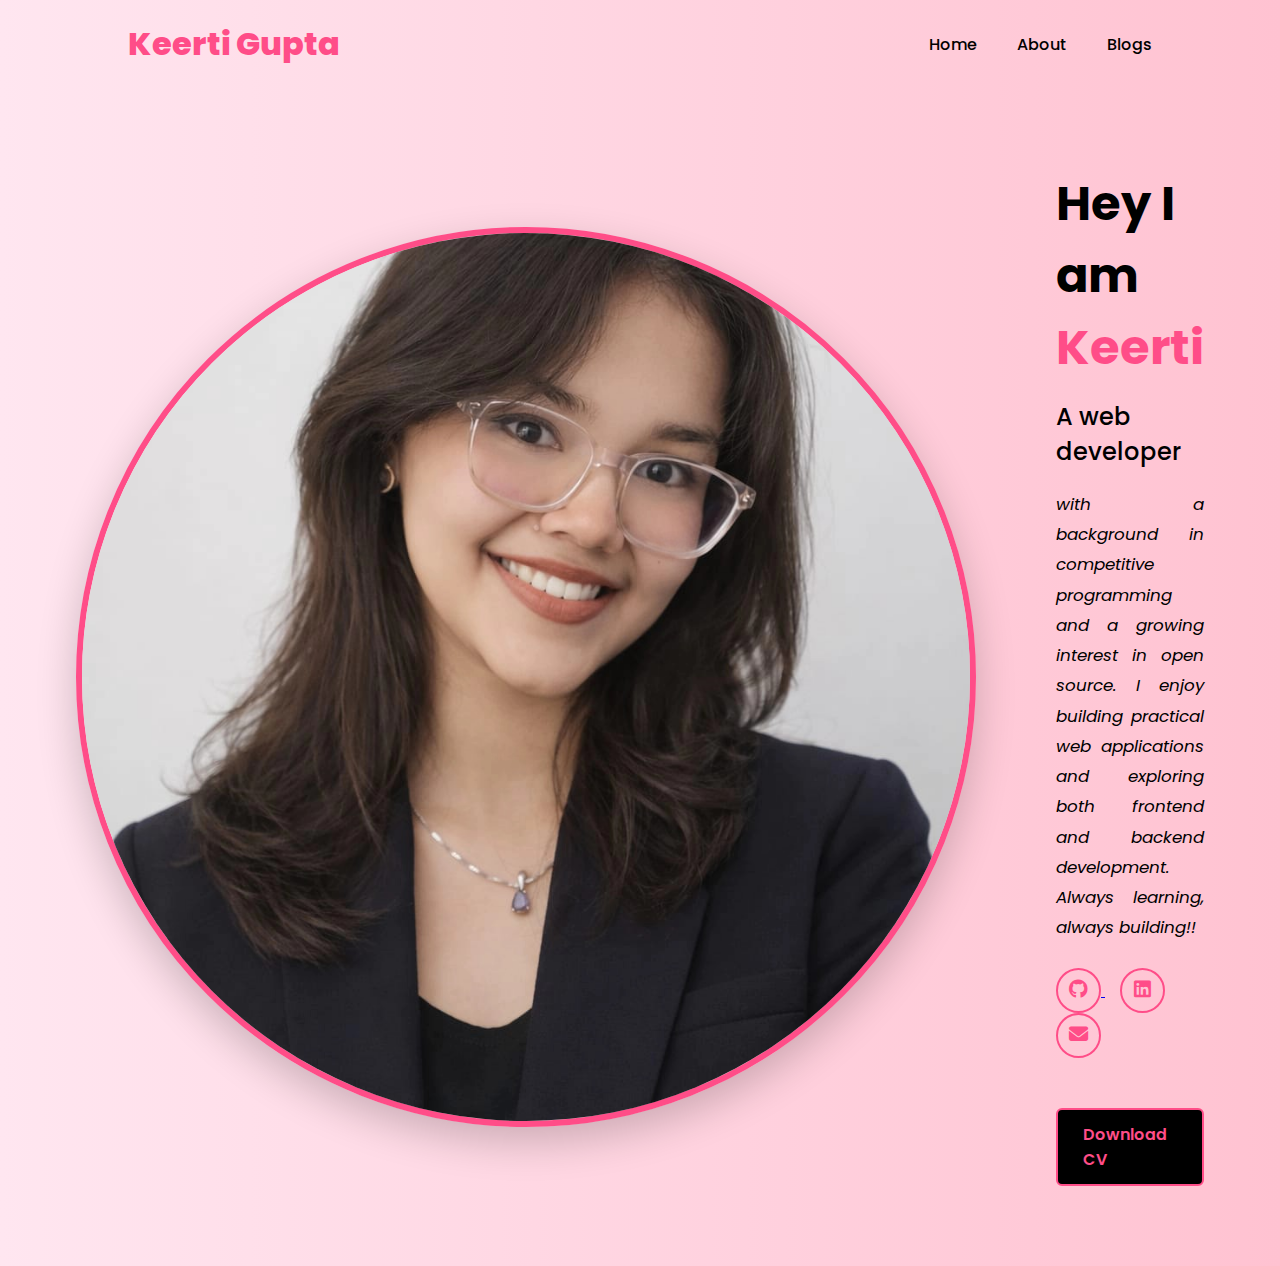
<file: index.html>
<!DOCTYPE html>

<html>

<head>
    <title>Keerti Gupta Portfolio</title>
    <meta charset="UTF-8">
    <meta name="viewport" content="width=device-width, initial-scale=1.0">

    <!-- Font Awesome -->
    <link rel="stylesheet" href="https://cdnjs.cloudflare.com/ajax/libs/font-awesome/6.7.1/css/all.min.css">

    <!-- CSS -->
    <link rel="stylesheet" href="style.css">
</head>

<body>

    <nav>
        <div class="nav-container">

            <div class="logo">
                <span>Keerti Gupta</span>
            </div>

            <div class="links">
                <div class="link"><a href="index.html">Home</a></div>
                <div class="link"><a href="about.html">About</a></div>
                <div class="link"><a href="blogs.html">Blogs</a></div>
            </div>

            <i class="fa-solid fa-bars hamburg" onclick="openMenu()"></i>
        </div>

        <div class="dropdown">
            <div class="links">
                <a href="index.html">Home</a>
                <a href="about.html">About</a>
                <a href="blogs.html">Blogs</a>
                <i class="fa-solid fa-xmark cancel" onclick="closeMenu()"></i>
            </div>
        </div>
    </nav>

    <section>
        <div class="main-container">

            <div class="image">
                <img src="pfp.jpg" Keerti">
            </div>

            <div class="content">

                <h1>
                    Hey I am <span>Keerti</span>
                </h1>

                <div class="typewriter">
                    A web developer <span></span>
                </div>

                <p>
                    with a background in competitive programming and a growing interest in open source.
                    I enjoy building practical web applications and exploring both frontend and backend development.
                    Always learning, always building!!
                </p>

                <!-- SOCIAL LINKS -->
                <div class="social-links">

                    <a href="#" onclick="openLink('https://github.com/Keerti707')">
                        <i class="fa-brands fa-github"></i>
                    </a>

                    <a href="#" onclick="openLink('https://www.linkedin.com/in/gupta-keerti/')">
                        <i class="fa-brands fa-linkedin"></i>
                    </a>

                    <a href="#" onclick="openLink('gmailto:24bsm032@iiitdmj.ac.in')">
                        <i class="fa-solid fa-envelope"></i>
                    </a>

                </div>


                <!-- DOWNLOAD CV -->
                <div class="btn">
                    <a href="RESUME.pdf" download class="download-btn">
                        Download CV
                    </a>
                </div>

            </div>
        </div>
    </section>

    <script src="script.js"></script>

</body>

</html>
</file>
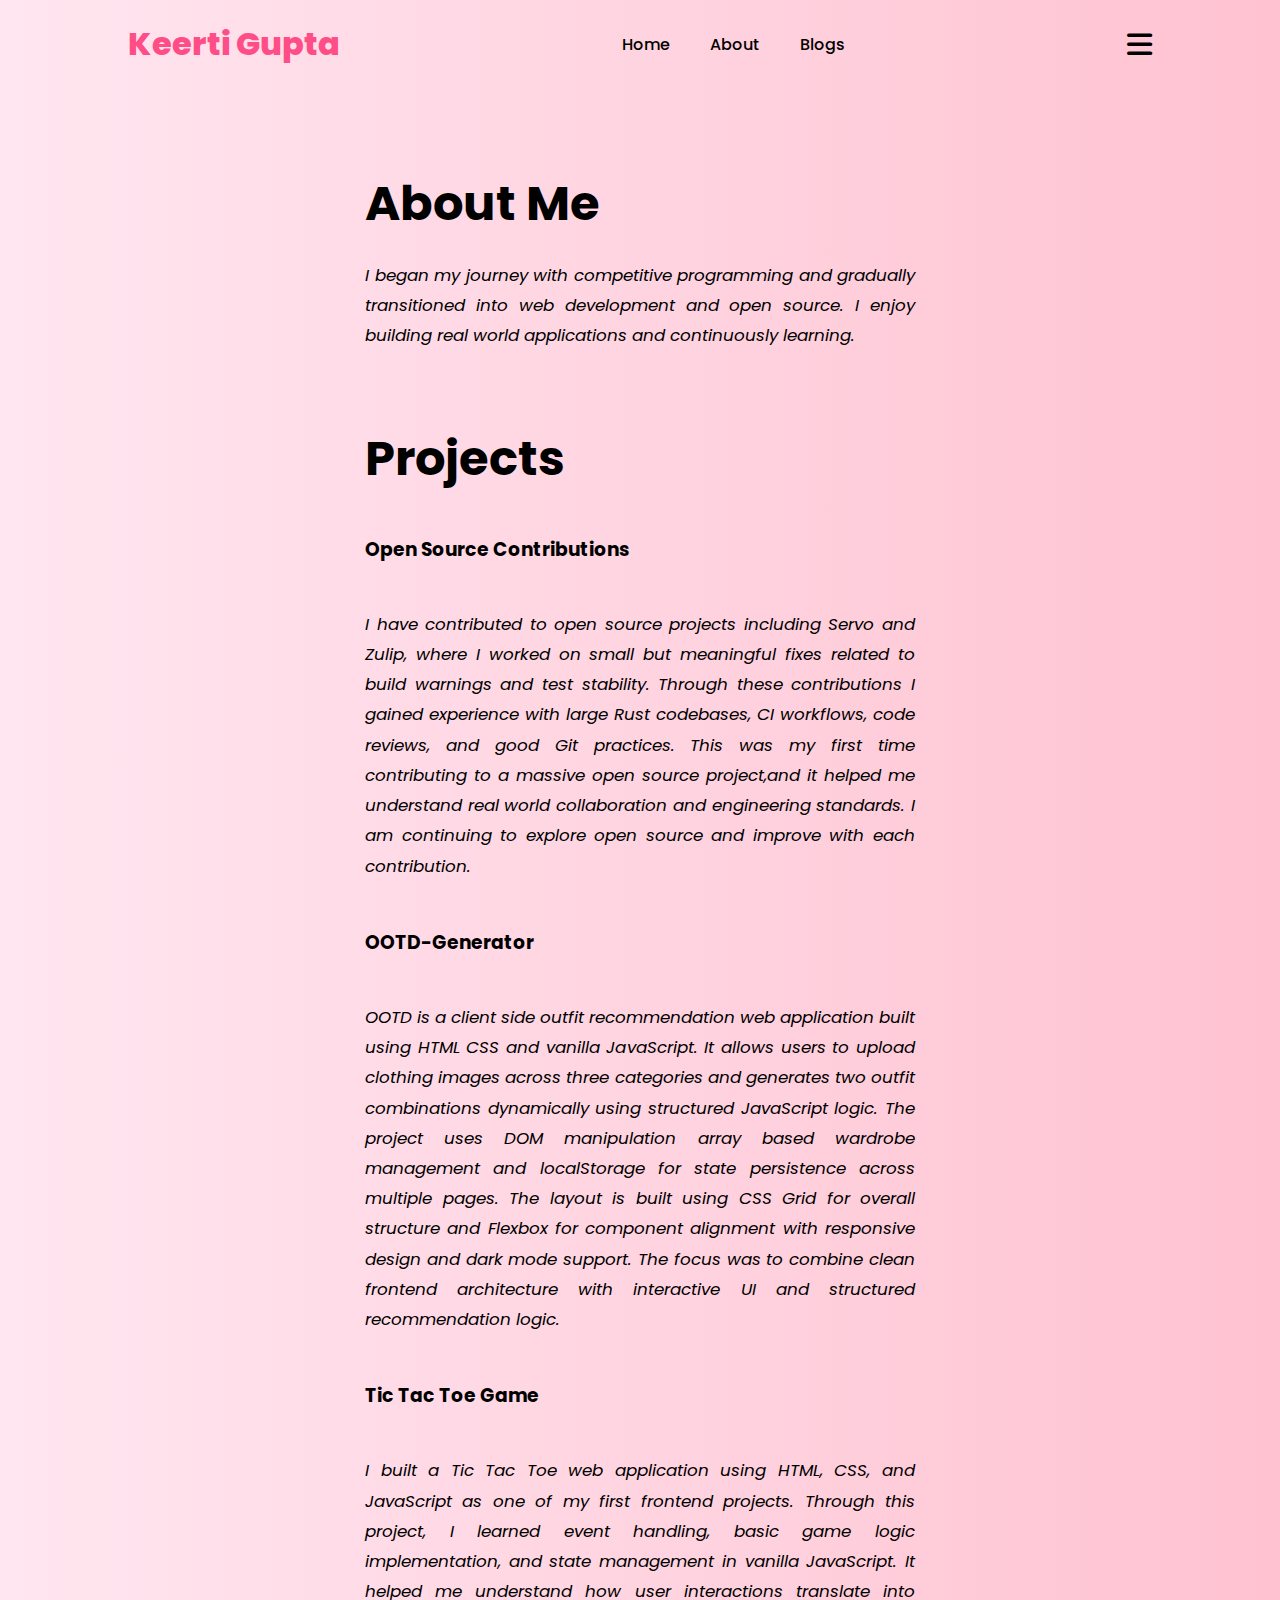
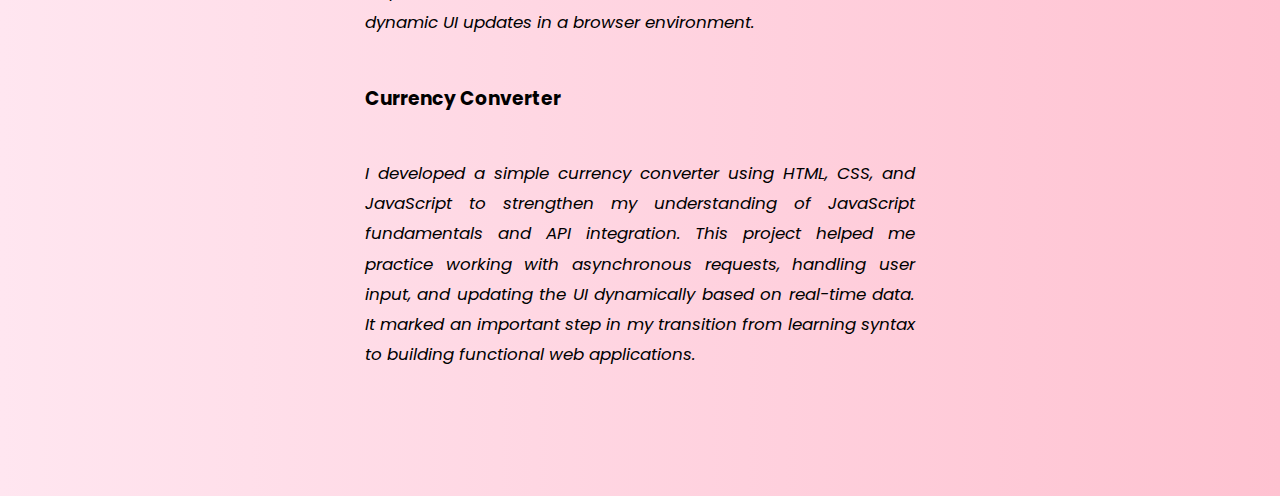
<file: about.html>
<!DOCTYPE html>
<html>

<head>
    <title>About - Keerti Gupta</title>
    <meta charset="UTF-8">
    <meta name="viewport" content="width=device-width, initial-scale=1.0">
    <link rel="stylesheet" href="style.css">
    <link rel="stylesheet" href="https://cdnjs.cloudflare.com/ajax/libs/font-awesome/6.7.1/css/all.min.css">
</head>

<body>

    <!-- NAVBAR -->
    <nav>
        <div class="nav-container">
            <div class="logo">
                <span>Keerti Gupta</span>
            </div>

            <div class="links">
                <div class="link"><a href="index.html">Home</a></div>
                <div class="link"><a href="about.html">About</a></div>
                <div class="link"><a href="blogs.html">Blogs</a></div>
            </div>

            <i class="fa-solid fa-bars hamburg" onclick="openMenu()"></i>
        </div>

        <div class="dropdown">
            <div class="links">
                <a href="index.html">Home</a>
                <a href="about.html">About</a>
                <a href="blogs.html">Blogs</a>
                <i class="fa-solid fa-xmark cancel" onclick="closeMenu()"></i>
            </div>
        </div>
    </nav>

    <!-- ABOUT SECTION -->
    <section>
        <div class="main-container">
            <div class="content">

                <h1>About Me</h1>

                <p>
                    I began my journey with competitive programming and gradually
                    transitioned into web development and open source.
                    I enjoy building real world applications and continuously learning.
                </p>

                <br><br>

                <h1>Projects</h1>
                <br>

                <h3>Open Source Contributions</h3><br>
                    <p>I have contributed to open source projects including Servo and Zulip, where I worked on small but
                    meaningful fixes related to build warnings and test stability. Through these contributions I gained
                    experience with large Rust codebases, CI workflows, code reviews, and good Git practices.
                    This was my first time contributing to a massive open source project,and it helped me
                    understand real world collaboration and engineering standards. I am continuing to explore open
                    source
                    and improve with each contribution.</p>

                <br>

                <h3>OOTD-Generator</h3><br>
                    <p>OOTD is a client side outfit recommendation web application built using HTML CSS and vanilla
                    JavaScript. It allows users to upload clothing images across three categories and generates two
                    outfit combinations dynamically using structured JavaScript logic. The project uses DOM manipulation
                    array based wardrobe management and localStorage for state persistence across multiple pages. The
                    layout is built using CSS Grid for overall structure and Flexbox for component alignment with
                    responsive design and dark mode support. The focus was to combine clean frontend architecture with
                    interactive UI and structured recommendation logic.</p>
                <br>
               <h3>Tic Tac Toe Game</h3><br>
                     <p>I built a Tic Tac Toe web application using HTML, CSS, and JavaScript as one of my first frontend
                    projects. Through this project, I learned event handling, basic game logic
                    implementation, and state management in vanilla JavaScript. It helped me understand how user
                    interactions translate into dynamic UI updates in a browser environment.</p>

                <br>

                <h3>Currency Converter</h3><br>
                    <p>I developed a simple currency converter using HTML, CSS, and JavaScript to strengthen my
                    understanding of JavaScript fundamentals and API integration. This project helped me practice
                    working with asynchronous requests, handling user input, and updating the UI dynamically based on
                    real-time data. It marked an important step in my transition from learning syntax to building
                    functional web applications.</p>

                <br>


            </div>
        </div>
    </section>

    <script src="script.js"></script>

</body>

</html>
</file>
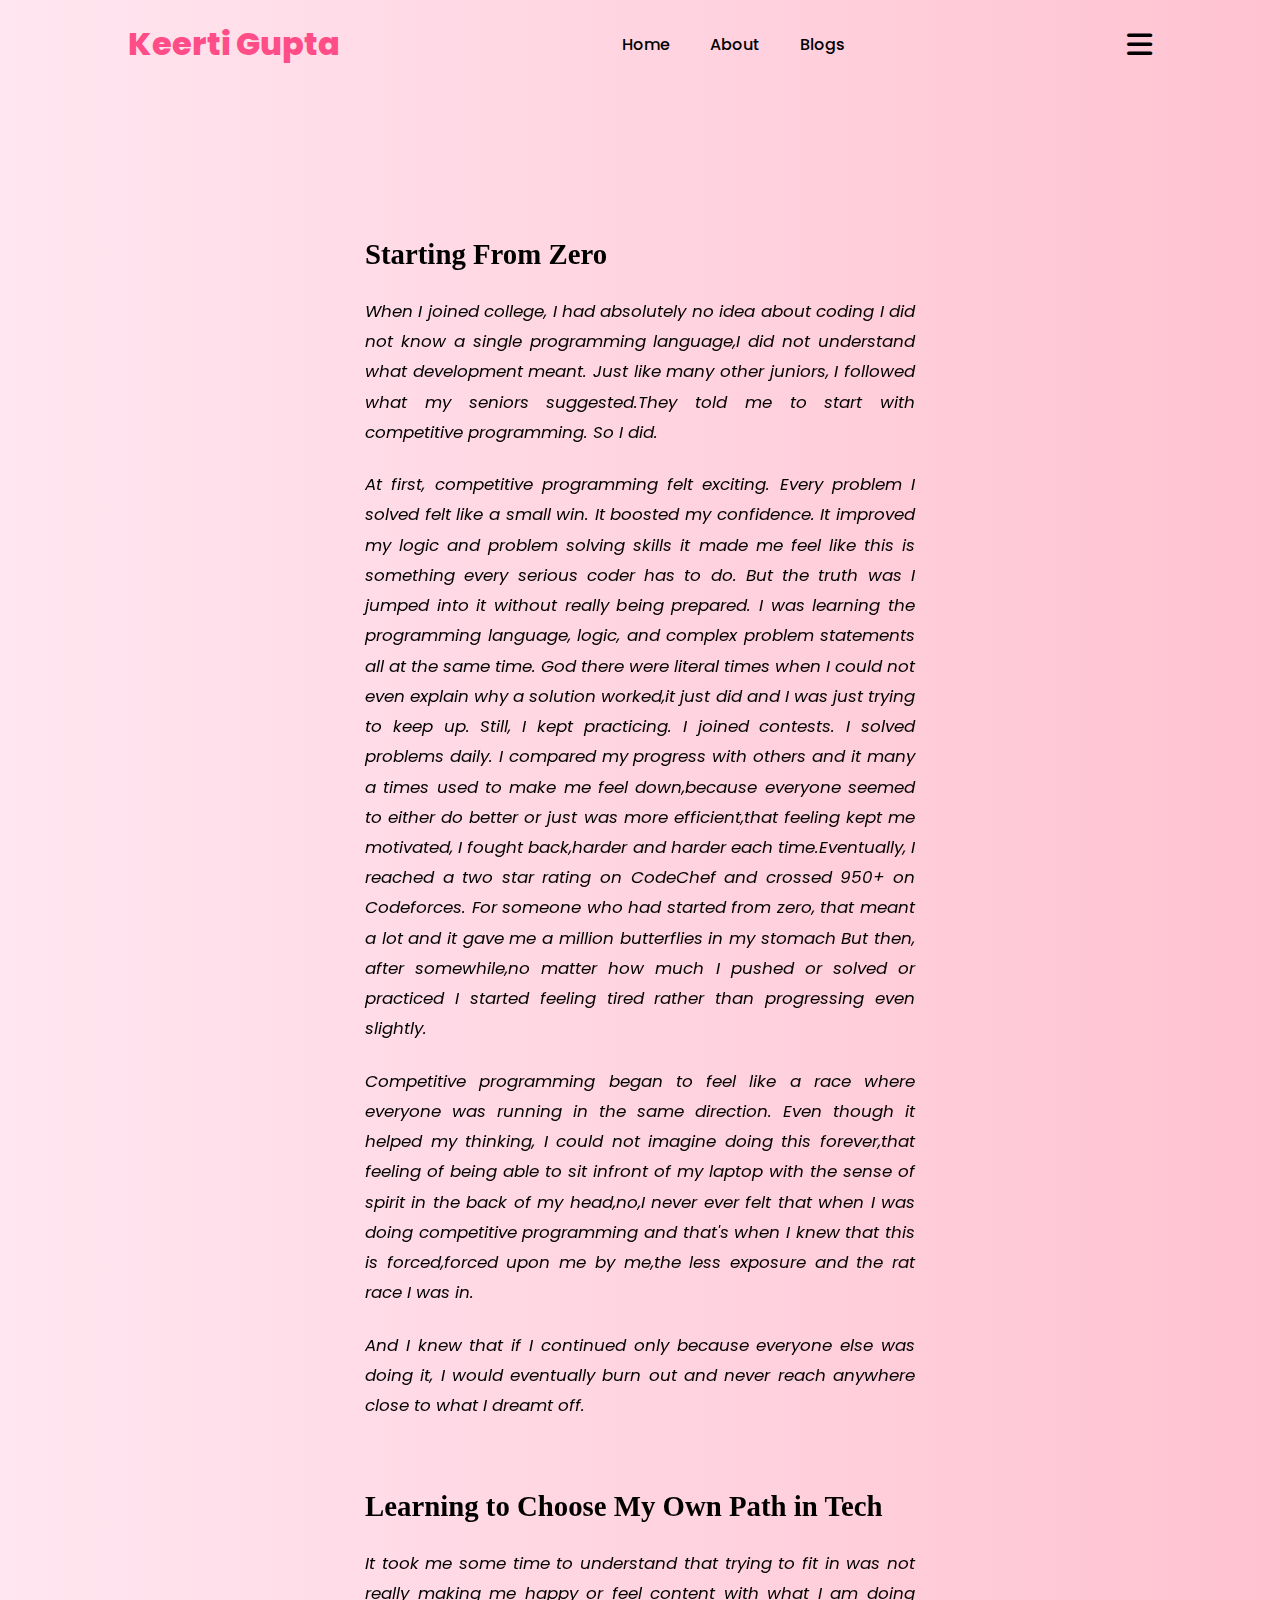
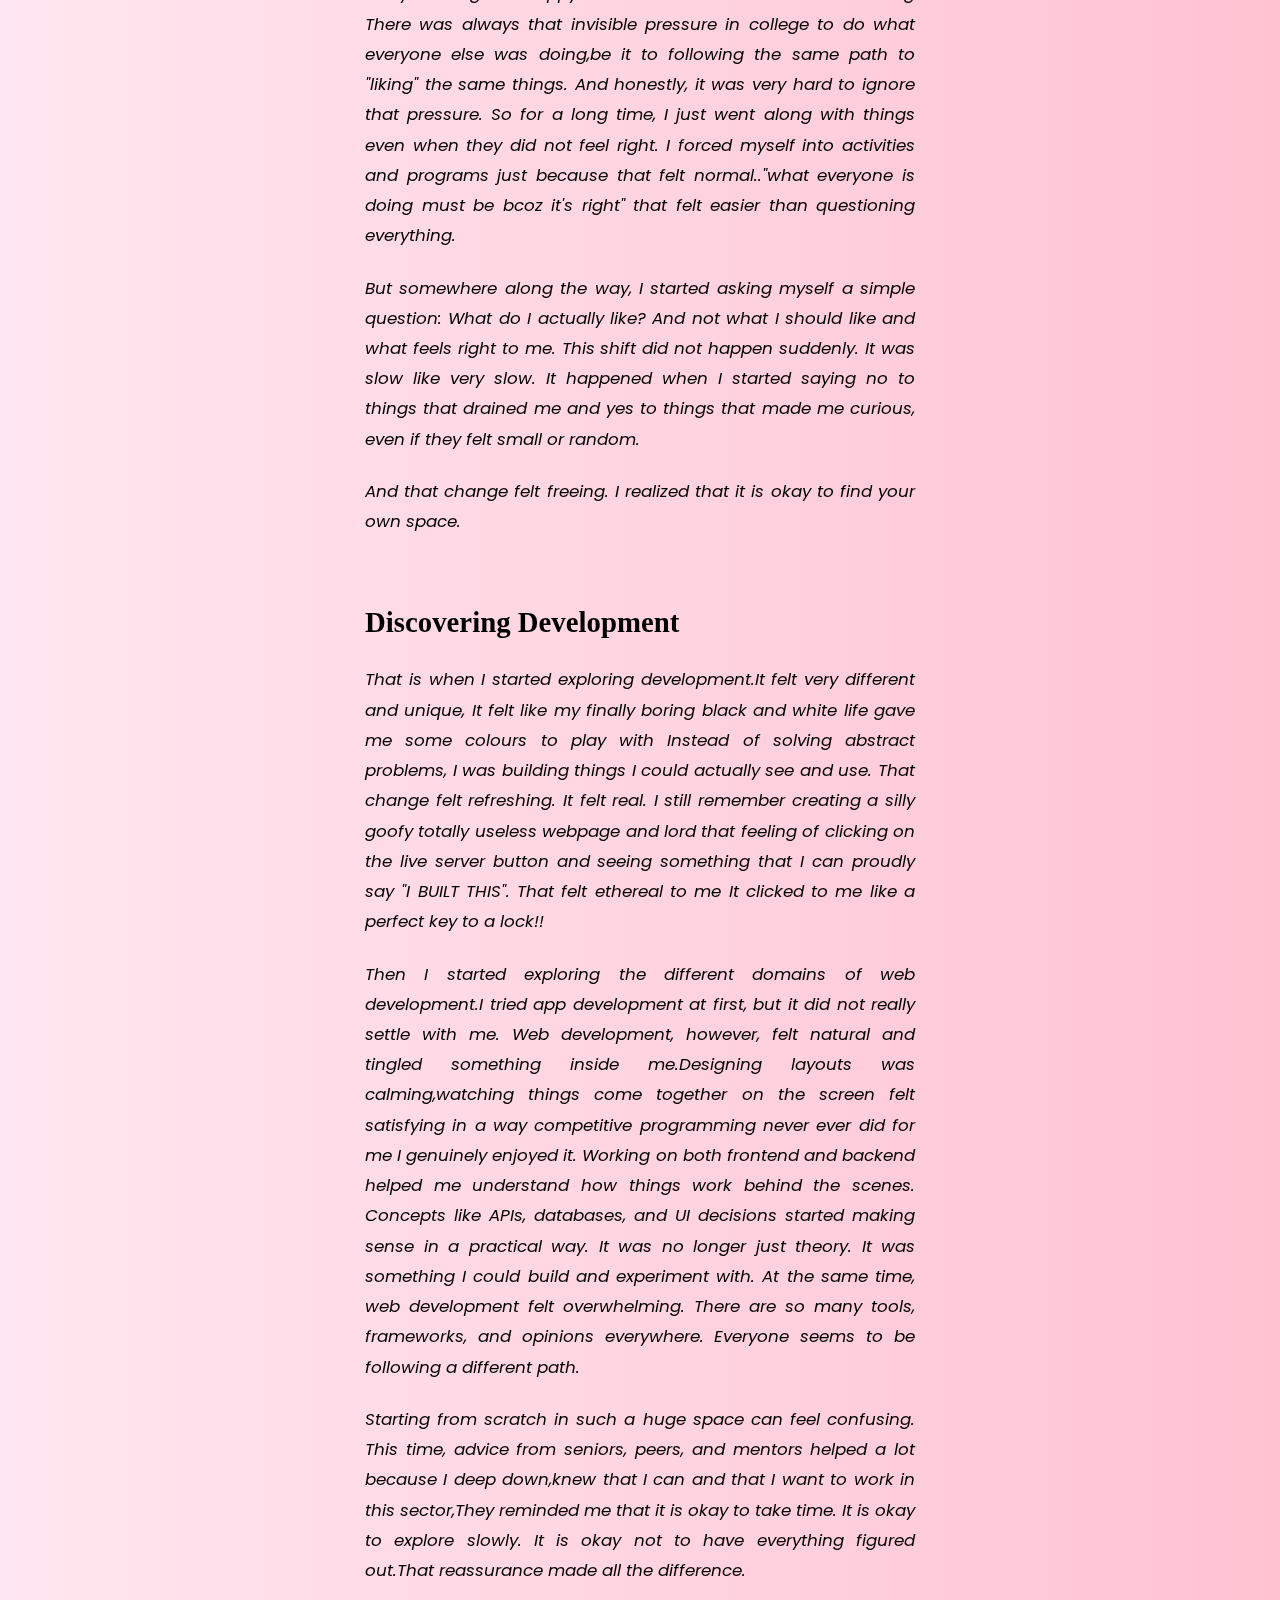
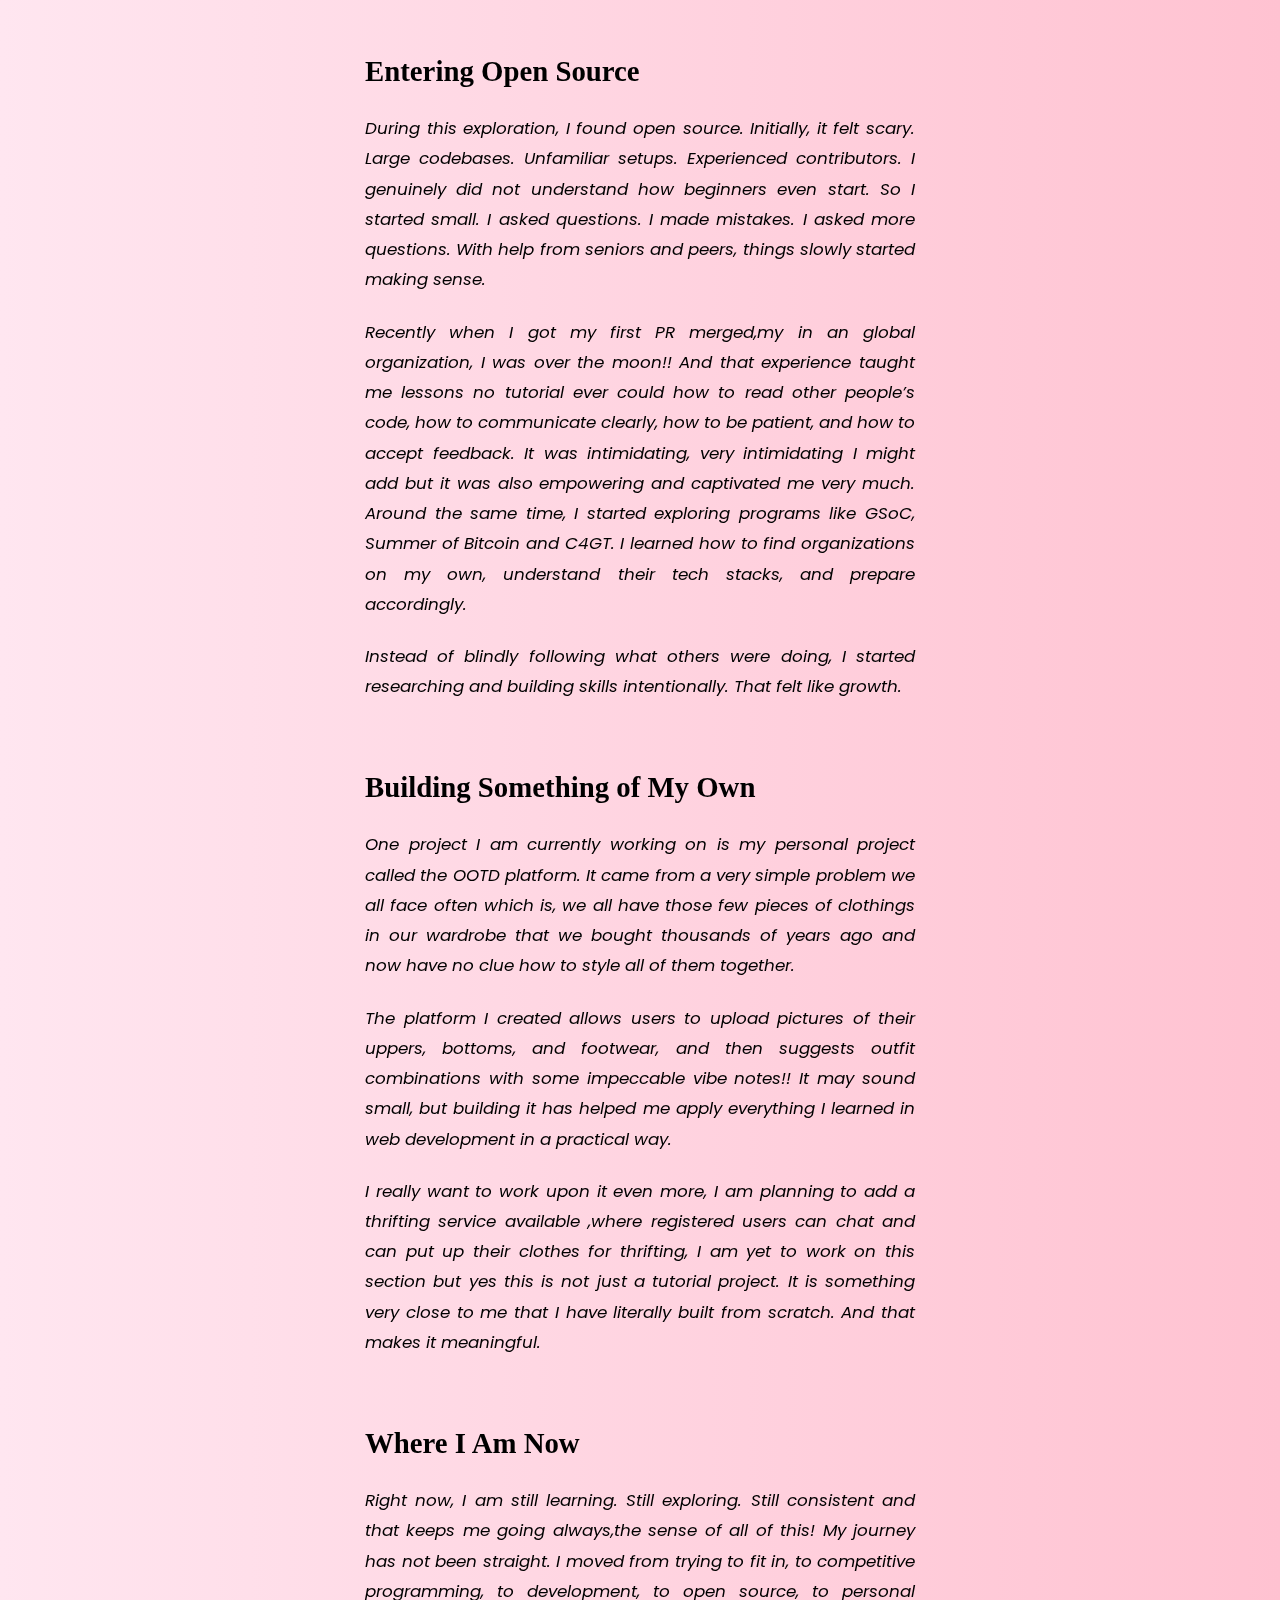
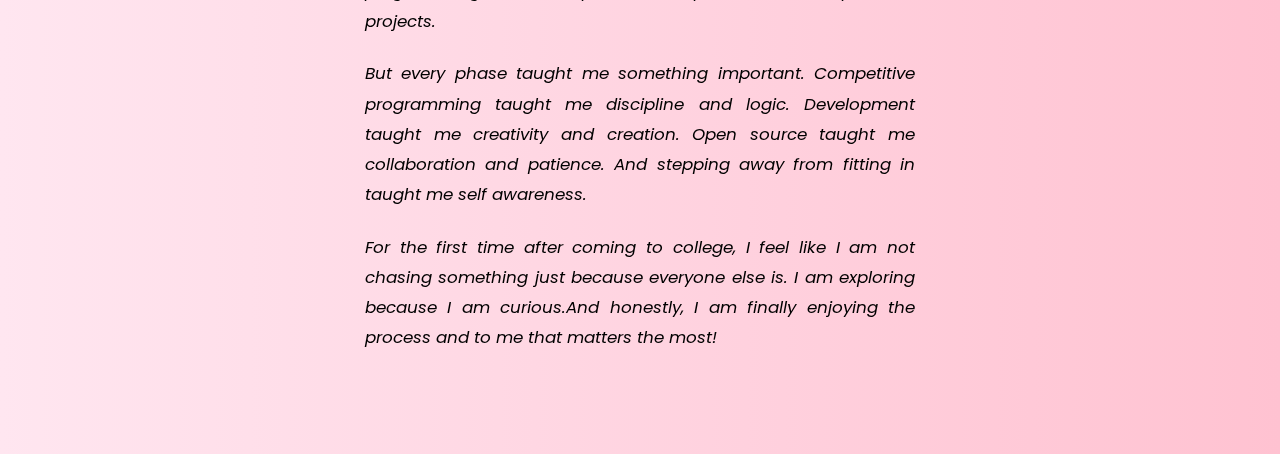
<file: blogs.html>
<!DOCTYPE html>
<html>

<head>
    <title>Blogs - Keerti Gupta</title>
    <meta charset="UTF-8">
    <meta name="viewport" content="width=device-width, initial-scale=1.0">

    <link rel="stylesheet" href="style.css">
    <link rel="stylesheet" href="https://cdnjs.cloudflare.com/ajax/libs/font-awesome/6.7.1/css/all.min.css">
</head>

<body>
    <div class="bubble-container">
        <!-- 60 Bubbles -->
        <span></span><span></span><span></span><span></span><span></span>
        <span></span><span></span><span></span><span></span><span></span>
        <span></span><span></span><span></span><span></span><span></span>
        <span></span><span></span><span></span><span></span><span></span>
        <span></span><span></span><span></span><span></span><span></span>
        <span></span><span></span><span></span><span></span><span></span>
        <span></span><span></span><span></span><span></span><span></span>
        <span></span><span></span><span></span><span></span><span></span>
        <span></span><span></span><span></span><span></span><span></span>
        <span></span><span></span><span></span><span></span><span></span>
        <span></span><span></span><span></span><span></span><span></span>
        <span></span><span></span><span></span><span></span><span></span>

    </div>

    <nav>
        <div class="nav-container">
            <div class="logo">
                <span>Keerti Gupta</span>
            </div>

            <div class="links">
                <div class="link"><a href="index.html">Home</a></div>
                <div class="link"><a href="about.html">About</a></div>
                <div class="link"><a href="blogs.html">Blogs</a></div>
            </div>

            <i class="fa-solid fa-bars hamburg" onclick="openMenu()"></i>
        </div>

        <div class="dropdown">
            <div class="links">
                <a href="index.html">Home</a>
                <a href="about.html">About</a>
                <a href="blogs.html">Blogs</a>
                <i class="fa-solid fa-xmark cancel" onclick="closeMenu()"></i>
            </div>
        </div>
    </nav>

    <section>
        <div class="main-container">
            <div class="content">

                <h2>Starting From Zero</h2>
                <p>When I joined college, I had absolutely no idea about coding I did not know a single programming
                    language,I did not understand what development meant. Just like many other juniors, I followed what
                    my seniors suggested.They told me to start with competitive programming. So I did.</p>
                <p>At first,
                    competitive programming felt exciting. Every problem I solved felt like a small win. It boosted my
                    confidence. It improved my logic and problem solving skills it made me feel like this is something
                    every serious coder has to do. But the truth was I jumped into it without really being prepared. I
                    was learning the programming language, logic, and complex problem statements all at the same time.
                    God there were literal times when I could not even explain why a solution worked,it just did and I
                    was just trying to keep up. Still, I kept practicing. I joined contests. I solved problems daily. I
                    compared my progress with others and it many a times used to make me feel down,because everyone
                    seemed to either do better or just was more efficient,that feeling kept me motivated, I fought
                    back,harder and harder each time.Eventually, I reached a two star rating on CodeChef and crossed
                    950+ on Codeforces. For someone who had started from zero, that meant a lot and it gave me a million
                    butterflies in my stomach But then, after somewhile,no matter how much I pushed or solved or
                    practiced I started feeling tired rather than progressing even slightly.</p>
                <p> Competitive programming
                    began to feel like a race where everyone was running in the same direction. Even though it helped my
                    thinking, I could not imagine doing this forever,that feeling of being able to sit infront of my
                    laptop with the sense of spirit in the back of my head,no,I never ever felt that when I was doing
                    competitive programming and that's when I knew that this is forced,forced upon me by me,the less
                    exposure and the rat race I was in.</p>
                <p>And I knew that if I continued only because everyone else was
                    doing it, I would eventually burn out and never reach anywhere close to what I dreamt off.</p>


                <h2>
                    Learning to Choose My Own Path in Tech
                </h2>
                <p>It took me some time to understand that trying to fit in was not really making me happy or feel
                    content with what I am doing There was always that invisible pressure in college to do what everyone
                    else was doing,be it to following the same path to "liking" the same things. And honestly, it was
                    very hard to ignore that pressure. So for a long time, I just went along with things even when they
                    did not feel right. I forced myself into activities and programs just because that felt
                    normal.."what everyone is doing must be bcoz it's right" that felt easier than questioning
                    everything.</p>
                <p>But somewhere along the way, I started asking myself a simple question: What do I actually like? And
                    not what I should like and what feels right to me. This shift did not happen suddenly. It was slow
                    like very slow. It happened when I started saying no to things that drained me and yes to things
                    that made me curious, even if they felt small or random.</p>

                <p>And that change felt freeing. I realized that it is okay to find your own space.</p>
                <h2>
                    Discovering Development
                </h2>
                <p>That is when I started exploring development.It felt very different and unique, It felt like my
                    finally boring black and white life gave me some colours to play with Instead of solving abstract
                    problems, I was building things I could actually see and use. That change felt refreshing. It felt
                    real. I still remember creating a silly goofy totally useless webpage and lord that feeling of
                    clicking on the live server button and seeing something that I can proudly say "I BUILT THIS". That
                    felt ethereal to me It clicked to me like a perfect key to a lock!!</p>

                <p>Then I started exploring the different domains of web development.I tried app development at first,
                    but it did not really settle with me. Web development, however, felt natural and tingled something
                    inside me.Designing layouts was calming,watching things come together on the screen felt satisfying
                    in a way competitive programming never ever did for me I genuinely enjoyed it. Working on both
                    frontend and backend helped me understand how things work behind the scenes. Concepts like APIs,
                    databases, and UI decisions started making sense in a practical way. It was no longer just theory.
                    It was something I could build and experiment with. At the same time, web development felt
                    overwhelming. There are so many tools, frameworks, and opinions everywhere. Everyone seems to be
                    following a different path.</p>
                <p>Starting from scratch in such a huge space can feel confusing. This time, advice from seniors, peers,
                    and mentors helped a lot because I deep down,knew that I can and that I want to work in this
                    sector,They reminded me that it is okay to take time. It is okay to explore slowly. It is okay not
                    to have everything figured out.That reassurance made all the difference.</p>


                <h2>Entering Open Source</h2>
                <p>During this exploration, I found open source. Initially, it felt scary. Large codebases. Unfamiliar
                    setups. Experienced contributors. I genuinely did not understand how beginners even start. So I
                    started small. I asked questions. I made mistakes. I asked more questions. With help from seniors
                    and peers, things slowly started making sense.</p>
                <p>Recently when I got my first PR merged,my in an global organization, I was over the moon!! And that
                    experience taught me lessons no tutorial ever could how to read other people’s code, how to
                    communicate clearly, how to be patient, and how to accept feedback. It was intimidating, very
                    intimidating I might add but it was also empowering and captivated me very much. Around the same
                    time, I started exploring programs like GSoC, Summer of Bitcoin and C4GT. I learned how to find
                    organizations on my own, understand their tech stacks, and prepare accordingly.</p>
                <p>Instead of blindly following what others were doing, I started researching and building skills
                    intentionally. That felt like growth.</p>


                <h2>Building Something of My Own</h2>
                <p>One project I am currently working on is my personal project called the OOTD platform. It came from a
                    very simple problem we all face often which is, we all have those few pieces of clothings in our
                    wardrobe that we bought thousands of years ago and now have no clue how to style all of them
                    together.</p>

                <p>The platform I created allows users to upload pictures of their uppers, bottoms, and footwear, and
                    then suggests outfit combinations with some impeccable vibe notes!! It may sound small, but building
                    it has helped me apply everything I learned in web development in a practical way.</p>
                <p>I really want to work upon it even more, I am planning to add a thrifting service available ,where
                    registered users can chat and can put up their clothes for thrifting, I am yet to work on this
                    section but yes this is not just a tutorial project. It is something very close to me that I have
                    literally built from scratch. And that makes it meaningful.</p>

                <h2>Where I Am Now</h2>
                <p>Right now, I am still learning. Still exploring. Still consistent and that keeps me going always,the
                    sense of all of this! My journey has not been straight. I moved from trying to fit in, to
                    competitive programming, to development, to open source, to personal projects.</p>
                <p>But every phase taught me something important. Competitive programming taught me discipline and
                    logic. Development taught me creativity and creation. Open source taught me collaboration and
                    patience. And stepping away from fitting in taught me self awareness.</p>
                <p>For the first time after coming to college, I feel like I am not chasing something just because
                    everyone else is. I am exploring because I am curious.And honestly, I am finally enjoying the
                    process and to me that matters the most!</p>
            </div>
        </div>
    </section>

    <script src="script.js"></script>

</body>

</html>
</file>
<file: style.css>
@import url('https://fonts.googleapis.com/css2?family=Poppins:wght@300;400;500;600&display=swap');

* {
    margin: 0;
    padding: 0;
    box-sizing: border-box;
    font-family: 'Poppins', sans-serif;
}

body {
    min-height: 100vh;
    overflow-x: hidden;
    background: linear-gradient(to right, #ffe6f0, #ffc2d1);
}

/* ================= NAVIGATION ================= */

nav {
    width: 100%;
    padding: 20px 10%;
}

.nav-container {
    display: flex;
    justify-content: space-between;
    align-items: center;
}

.logo span {
    font-size: 2rem;
    font-weight: 800;
    color: #ff4d88;
    align-self: center;
}

.links {
    display: flex;
    gap: 40px;
}

.link a {
    text-decoration: none;
    color: black;
    font-weight: 500;
    transition: 0.3s ease;
}

.link a:hover {
    color: #ff4d88;
}

.hamburg,
.cancel {
    display: none;
    font-size: 1.8rem;
    cursor: pointer;
}

/* ================= HERO SECTION ================= */

.main-container {
    display: flex;
    align-items: center;
    justify-content: center;
    gap: 80px;
    padding: 80px 10%;
    min-height: 90vh;
}

.main-container .image {
    flex: 1;
    display: flex;
    justify-content: center;
}

.main-container .image img {
    width: 900px;
    height: 900px;
    object-fit: cover;
    border-radius: 50%;
    border: 6px solid #ff4d88;
    box-shadow: 0 15px 40px rgba(0, 0, 0, 0.2);
}

.main-container .content {
    flex: 1;
    max-width: 550px;
}

.content h1 {
    font-size: 3rem;
    margin-bottom: 15px;
}

.content h1 span {
    color: #ff4d88;
}

.typewriter {
    font-size: 1.5rem;
    font-weight: 500;
    margin-bottom: 15px;
}

.content p {
    margin-top: 20px;
    line-height: 1.8;
    font-size: 1.05rem;
}

/* ================= SOCIAL LINKS ================= */

.social-links {
    margin-top: 25px;
}

.social-links a {
    margin-right: 15px;
}

.social-links i {
    width: 45px;
    height: 45px;
    border-radius: 50%;
    border: 2px solid #ff4d88;
    display: inline-flex;
    align-items: center;
    justify-content: center;
    color: #ff4d88;
    font-size: 1.2rem;
    transition: 0.3s ease;
}

.social-links i:hover {
    background-color: #ff4d88;
    color: black;
}

/* ================= DOWNLOAD BUTTON ================= */

.btn {
    margin-top: 50px;
}

.download-btn {
    display: inline-block;
    padding: 12px 25px;
    background-color: black;
    color: #ff4d88;
    border: 2px solid #ff4d88;
    font-weight: 600;
    text-decoration: none;
    border-radius: 6px;
    transition: 0.3s ease;
}

.download-btn:hover {
    background-color: #ff4d88;
    color: black;
}

/* ================= BLOG PAGE IMPROVEMENTS ================= */

.content h2 {
    margin-top: 70px;
    margin-bottom: 25px;
    font-size: 1.8rem;
    font-weight: 600;
    font-family: fantasy;
}

.content p {
    margin-bottom: 22px;
    text-align: justify;
    font-style: oblique
}

/* ================= DROPDOWN ================= */

.dropdown {
    position: absolute;
    top: 0;
    left: 0;
    width: 100%;
    transform: translateY(-500px);
    background-color: rgba(0, 0, 0, 0.9);
    transition: 0.3s ease;
    padding: 40px 0;
}

.dropdown .links {
    flex-direction: column;
    align-items: center;
    gap: 25px;
}

.dropdown a {
    color: white;
    text-decoration: none;
    font-size: 1.2rem;
}

.dropdown a:hover {
    color: #ff4d88;
}

/* ================= RESPONSIVE ================= */

@media (max-width: 900px) {

    .links {
        display: none;
    }

    .hamburg {
        display: block;
    }

    .main-container {
        flex-direction: column;
        text-align: center;
        gap: 40px;
    }

    .main-container .image img {
        width: 280px;
        height: 280px;
    }

    .content {
        max-width: 100%;
    }
}

.main-container {
    position: relative;
    z-index: 2;
}

/* ================= BUBBLE EXPLOSION ================= */

.bubble-container {
    position: fixed;
    width: 100%;
    height: 100%;
    pointer-events: none;
    overflow: hidden;
    top: 0;
    left: 0;
    z-index: 0;
}

.bubble-container span {
    position: absolute;
    bottom: -150px;
    background: rgba(159, 10, 60, 0.25);
    border-radius: 50%;
    animation: rise 15s infinite ease-in;
}

/* Random sizes & positions */
.bubble-container span:nth-child(1) {
    left: 5%;
    width: 20px;
    height: 20px;
    animation-duration: 12s;
}

.bubble-container span:nth-child(2) {
    left: 15%;
    width: 35px;
    height: 35px;
    animation-duration: 18s;
}

.bubble-container span:nth-child(3) {
    left: 25%;
    width: 25px;
    height: 25px;
    animation-duration: 14s;
}

.bubble-container span:nth-child(4) {
    left: 35%;
    width: 40px;
    height: 40px;
    animation-duration: 20s;
}

.bubble-container span:nth-child(5) {
    left: 45%;
    width: 18px;
    height: 18px;
    animation-duration: 11s;
}

.bubble-container span:nth-child(6) {
    left: 55%;
    width: 30px;
    height: 30px;
    animation-duration: 16s;
}

.bubble-container span:nth-child(7) {
    left: 65%;
    width: 22px;
    height: 22px;
    animation-duration: 13s;
}

.bubble-container span:nth-child(8) {
    left: 75%;
    width: 38px;
    height: 38px;
    animation-duration: 19s;
}

.bubble-container span:nth-child(9) {
    left: 85%;
    width: 26px;
    height: 26px;
    animation-duration: 15s;
}

.bubble-container span:nth-child(10) {
    left: 95%;
    width: 30px;
    height: 30px;
    animation-duration: 15s;
}

/* Remaining bubbles randomised slightly */
.bubble-container span:nth-child(n+11) {
    left: calc(100% * var(--random));
    width: 25px;
    height: 25px;
    animation-duration: 5s;
}

@keyframes rise {
    0% {
        transform: translateY(0) scale(1);
        opacity: 0.8;
    }

    100% {
        transform: translateY(-120vh) scale(1.2);
        opacity: 0.4;
    }
}

/* ================= MOBILE RESPONSIVE ================= */

@media (max-width: 1024px) {

    .main-container {
        gap: 50px;
        padding: 60px 8%;
    }

    .image img {
        width: 320px;
        height: 320px;
    }

    .content h1 {
        font-size: 2.5rem;
    }
}


@media (max-width: 768px) {

    /* Stack layout vertically */
    .main-container {
        flex-direction: column;
        text-align: center;
        padding: 60px 6%;
    }

    /* Profile picture smaller */
    .image img {
        width: 260px;
        height: 260px;
    }

    /* Headings scale */
    .content h1 {
        font-size: 2rem;
    }

    .typewriter {
        font-size: 1.2rem;
    }

    .content p {
        font-size: 0.95rem;
    }

    /* Social icons centered */
    .social-links {
        display: flex;
        justify-content: center;
        flex-wrap: wrap;
    }

    /* Nav spacing */
    .home-nav {
        flex-direction: column;
        gap: 15px;
        text-align: center;
    }

    .links {
        gap: 20px;
    }

    /* Blog spacing */
    .content {
        padding: 0 15px;
    }

    .content h2 {
        font-size: 1.5rem;
        margin-top: 50px;
    }

    .content p {
        text-align: left;
    }
}


@media (max-width: 480px) {

    .image img {
        width: 220px;
        height: 220px;
    }

    .content h1 {
        font-size: 1.6rem;
    }

    .typewriter {
        font-size: 1rem;
    }

    .download-btn {
        padding: 10px 18px;
        font-size: 0.9rem;
    }
}
</file>
